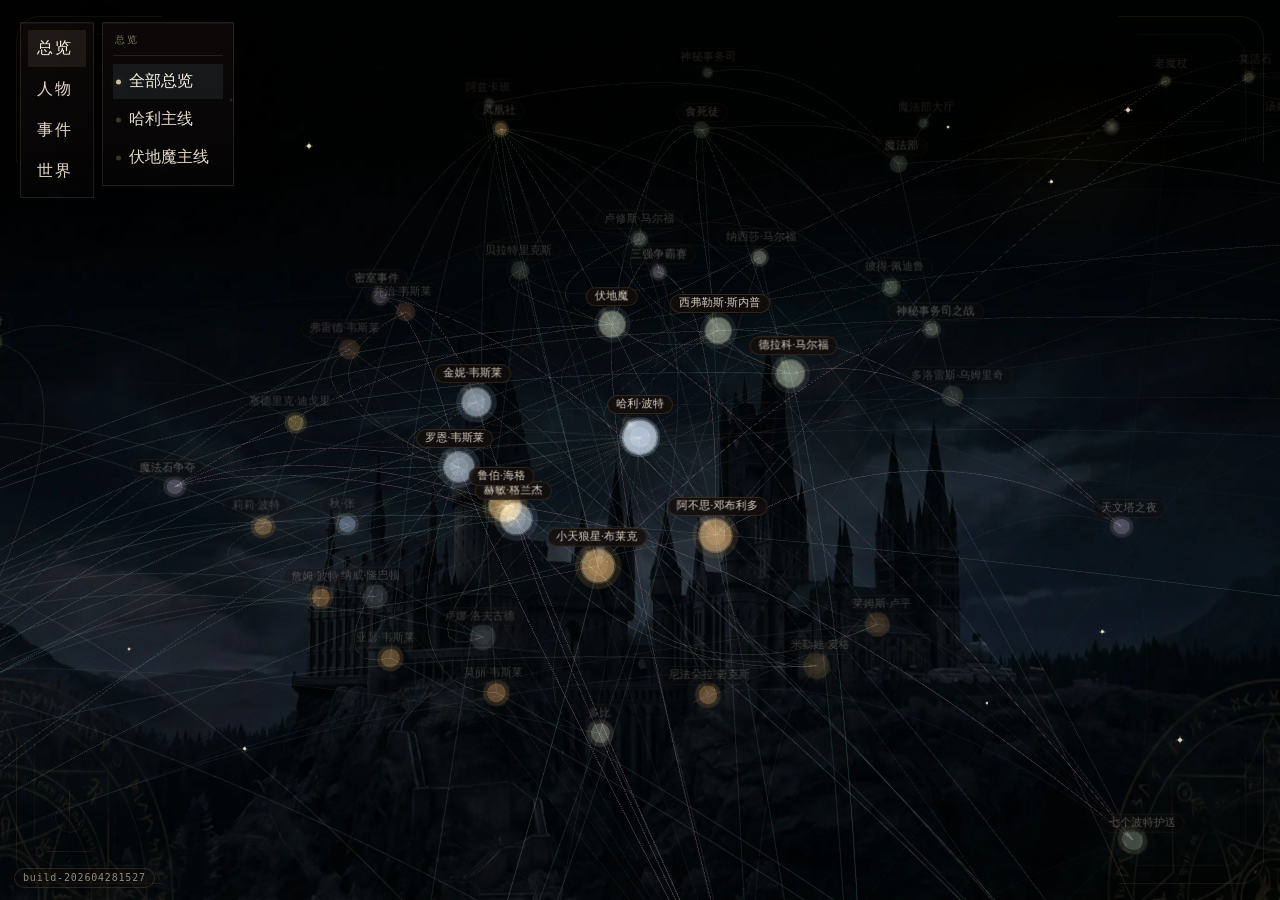
<file: examples/harry-potter/index.html>
<!doctype html>
<html lang="zh-CN">
  <head>
    <meta charset="UTF-8" />
    <meta name="viewport" content="width=device-width, initial-scale=1.0" />
    <title>Harry Potter Relationship Graph</title>
    <link rel="icon" href="data:image/svg+xml,%3Csvg xmlns='http://www.w3.org/2000/svg'/%3E" />
    <link rel="stylesheet" href="./styles.css?v=202604281527" />
  </head>
  <body>
    <main id="graph-root" aria-label="Harry Potter relationship graph"></main>
    <script type="module" src="./app.js?v=202604281527"></script>
  </body>
</html>
</file>
<file: examples/harry-potter/styles.css>
:root {
  color-scheme: dark;
  --bg: #09060a;
  --text: rgba(247, 236, 218, 0.92);
  --muted: rgba(247, 236, 218, 0.34);
}

* {
  box-sizing: border-box;
}

html,
body {
  margin: 0;
  width: 100%;
  height: 100%;
  overflow: hidden;
  background:
    radial-gradient(circle at top, rgba(215, 177, 106, 0.12), transparent 26%),
    radial-gradient(circle at left bottom, rgba(122, 33, 52, 0.1), transparent 24%),
    radial-gradient(circle at right center, rgba(42, 91, 61, 0.08), transparent 24%),
    linear-gradient(180deg, #120d12 0%, #060507 100%);
}

body {
  position: relative;
  font-family: "Baskerville", "Times New Roman", "Songti SC", serif;
}

#graph-root {
  position: relative;
  width: 100%;
  height: 100%;
  cursor: grab;
  isolation: isolate;
  background: #09060a;
}

.graph-bg,
.graph-bg-image,
.graph-bg-overlay {
  position: absolute;
  inset: 0;
  pointer-events: none;
}

.graph-bg {
  z-index: 0;
  overflow: hidden;
}

.graph-bg-image {
  display: none;
}

.graph-bg-overlay {
  background:
    radial-gradient(circle at 50% 38%, rgba(10, 7, 9, 0.08), rgba(5, 4, 6, 0.22) 66%, rgba(3, 3, 4, 0.48) 100%),
    linear-gradient(90deg, rgba(4, 3, 5, 0.38), rgba(8, 6, 8, 0.12) 45%, rgba(4, 3, 5, 0.42));
}

#graph-root:active {
  cursor: grabbing;
}

#graph-root.dragging {
  cursor: grabbing;
}

#graph-root canvas {
  position: relative;
  z-index: 0;
  display: block;
}

.decor-layer {
  position: absolute;
  inset: 0;
  pointer-events: none;
  z-index: 3;
  overflow: hidden;
}

.decor-layer::before,
.decor-layer::after {
  content: "";
  position: absolute;
  border-radius: 999px;
  filter: blur(22px);
  opacity: 0.28;
}

.decor-layer::before {
  top: 6%;
  right: 7%;
  width: 240px;
  height: 240px;
  background: radial-gradient(circle, rgba(215, 177, 106, 0.14) 0%, rgba(215, 177, 106, 0) 72%);
}

.decor-layer::after {
  bottom: 8%;
  left: 5%;
  width: 280px;
  height: 280px;
  background: radial-gradient(circle, rgba(122, 33, 52, 0.14) 0%, rgba(122, 33, 52, 0) 74%);
}

.decor-corner {
  position: absolute;
  width: 146px;
  height: 146px;
  opacity: 0.42;
}

.decor-corner::before,
.decor-corner::after {
  content: "";
  position: absolute;
  border-color: rgba(215, 177, 106, 0.22);
  border-style: solid;
}

.decor-corner::before {
  inset: 0;
}

.decor-corner::after {
  inset: 18px;
  border-color: rgba(247, 236, 218, 0.09);
}

.decor-corner-nw {
  top: 16px;
  left: 16px;
}

.decor-corner-nw::before,
.decor-corner-nw::after {
  border-width: 1px 0 0 1px;
  border-top-left-radius: 24px;
}

.decor-corner-ne {
  top: 16px;
  right: 16px;
}

.decor-corner-ne::before,
.decor-corner-ne::after {
  border-width: 1px 1px 0 0;
  border-top-right-radius: 24px;
}

.decor-corner-sw {
  bottom: 16px;
  left: 16px;
}

.decor-corner-sw::before,
.decor-corner-sw::after {
  border-width: 0 0 1px 1px;
  border-bottom-left-radius: 24px;
}

.decor-corner-se {
  right: 16px;
  bottom: 16px;
}

.decor-corner-se::before,
.decor-corner-se::after {
  border-width: 0 1px 1px 0;
  border-bottom-right-radius: 24px;
}

.decor-sigil {
  position: absolute;
  left: 40px;
  bottom: 48px;
  width: 60px;
  height: 72px;
  opacity: 0.38;
  filter: drop-shadow(0 0 18px rgba(215, 177, 106, 0.14));
}

.decor-sigil-triangle,
.decor-sigil-circle,
.decor-sigil-line {
  position: absolute;
}

.decor-sigil-triangle {
  inset: 8px 6px 0;
  clip-path: polygon(50% 0%, 0% 100%, 100% 100%);
  border: 1px solid rgba(215, 177, 106, 0.22);
  background: linear-gradient(180deg, rgba(215, 177, 106, 0.04), rgba(215, 177, 106, 0));
}

.decor-sigil-circle {
  left: 15px;
  top: 23px;
  width: 30px;
  height: 30px;
  border-radius: 50%;
  border: 1px solid rgba(247, 236, 218, 0.14);
}

.decor-sigil-line {
  left: 29px;
  top: 10px;
  width: 1px;
  height: 50px;
  background: linear-gradient(180deg, rgba(247, 236, 218, 0.22), rgba(247, 236, 218, 0.05));
}

.decor-stars,
.decor-trail {
  position: absolute;
  inset: 0;
}

.decor-star {
  position: absolute;
  border-radius: 999px;
  background: rgba(255, 243, 213, 0.82);
  box-shadow: 0 0 12px rgba(255, 232, 182, 0.22);
  animation: decor-twinkle 4.8s ease-in-out infinite;
}

.decor-star::before,
.decor-star::after {
  content: "";
  position: absolute;
  left: 50%;
  top: 50%;
  transform: translate(-50%, -50%);
  background: rgba(255, 243, 213, 0.46);
}

.decor-star::before {
  width: 1px;
  height: 180%;
}

.decor-star::after {
  width: 180%;
  height: 1px;
}

.decor-star-xs {
  width: 2px;
  height: 2px;
}

.decor-star-sm {
  width: 3px;
  height: 3px;
}

.decor-star-md {
  width: 4px;
  height: 4px;
}

.decor-trail {
  left: auto;
  right: 10%;
  top: 13%;
  width: 220px;
  height: 80px;
  opacity: 0.34;
  transform: rotate(-8deg);
}

.decor-trail::before,
.decor-trail::after {
  content: "";
  position: absolute;
}

.decor-trail::before {
  inset: 22px 0 auto auto;
  width: 180px;
  height: 1px;
  background: linear-gradient(90deg, rgba(215, 177, 106, 0), rgba(215, 177, 106, 0.36), rgba(215, 177, 106, 0));
  box-shadow: 0 0 16px rgba(215, 177, 106, 0.14);
}

.decor-trail::after {
  right: 28px;
  top: 11px;
  width: 18px;
  height: 18px;
  border-radius: 999px;
  background: radial-gradient(circle, rgba(255, 244, 216, 0.9) 0%, rgba(255, 244, 216, 0) 72%);
}

.label-layer {
  position: absolute;
  inset: 0;
  z-index: 4;
  overflow: hidden;
  pointer-events: none;
}


.view-index {
  position: absolute;
  top: 22px;
  left: 20px;
  z-index: 32;
  display: flex;
  gap: 8px;
  align-items: flex-start;
  color: var(--text);
  pointer-events: auto;
  user-select: none;
}

.view-index button {
  display: block;
  width: 100%;
  border: 0;
  color: inherit;
  font: inherit;
  text-align: left;
  cursor: pointer;
}

.view-index-sections,
.view-index-children {
  border: 1px solid rgba(226, 210, 168, 0.12);
  background: linear-gradient(180deg, rgba(18, 12, 11, 0.68), rgba(8, 7, 9, 0.58));
  box-shadow:
    0 18px 46px rgba(0, 0, 0, 0.24),
    inset 0 1px 0 rgba(255, 244, 216, 0.04);
  backdrop-filter: blur(16px);
}

.view-index-sections {
  width: 74px;
  padding: 7px;
}

.view-index-children {
  min-width: 132px;
  padding: 10px;
}

.view-section-button,
.view-child-button {
  position: relative;
  background: transparent;
  border-radius: 0;
  transition:
    background 160ms ease,
    color 160ms ease,
    transform 160ms ease;
}

.view-section-button {
  padding: 8px 9px;
  color: rgba(247, 236, 218, 0.5);
  font-size: 12px;
  letter-spacing: 0.12em;
}

.view-section-button + .view-section-button {
  margin-top: 4px;
}

.view-section-button.active {
  background: rgba(226, 210, 168, 0.09);
  color: rgba(255, 247, 234, 0.96);
}

.view-index-title {
  margin: 0 0 8px;
  padding: 0 2px 8px;
  border-bottom: 1px solid rgba(226, 210, 168, 0.12);
  color: rgba(226, 210, 168, 0.52);
  font-size: 10px;
  letter-spacing: 0.18em;
}

.view-child-button {
  padding: 7px 9px 7px 16px;
  color: rgba(247, 236, 218, 0.56);
  font-size: 12px;
  line-height: 1.2;
}

.view-child-button::before {
  content: "";
  position: absolute;
  top: 50%;
  left: 3px;
  width: 5px;
  height: 5px;
  border-radius: 999px;
  background: rgba(226, 210, 168, 0.24);
  transform: translateY(-50%);
  transition:
    background 160ms ease,
    box-shadow 160ms ease;
}

.view-child-button + .view-child-button {
  margin-top: 3px;
}

.view-section-button:hover,
.view-child-button:hover {
  color: rgba(255, 247, 234, 0.9);
  background: rgba(255, 244, 216, 0.055);
}

.view-child-button.active {
  color: rgba(255, 247, 234, 0.96);
  background: rgba(114, 149, 160, 0.12);
}

.view-child-button.active::before {
  background: rgba(226, 210, 168, 0.9);
  box-shadow: 0 0 12px rgba(226, 210, 168, 0.32);
}

.info-card {
  position: absolute;
  top: 20px;
  right: 20px;
  width: min(340px, calc(100vw - 40px));
  padding: 16px 16px 14px;
  max-height: calc(100vh - 40px);
  overflow-y: auto;
  overscroll-behavior: contain;
  border-radius: 0;
  background:
    linear-gradient(180deg, rgba(28, 18, 15, 0.9) 0%, rgba(14, 11, 12, 0.88) 100%);
  border: 1px solid rgba(215, 177, 106, 0.18);
  box-shadow:
    0 24px 64px rgba(0, 0, 0, 0.28),
    inset 0 1px 0 rgba(255, 244, 216, 0.04);
  backdrop-filter: blur(18px);
  color: var(--text);
  pointer-events: auto;
  z-index: 40;
  transition:
    opacity 220ms ease,
    transform 220ms ease;
  scrollbar-width: thin;
  scrollbar-color: rgba(215, 177, 106, 0.34) rgba(255, 244, 216, 0.04);
}

.info-card.hidden {
  opacity: 0;
  transform: translateY(-8px);
  pointer-events: none;
}

.info-card-header {
  display: flex;
  align-items: flex-start;
  justify-content: space-between;
  gap: 12px;
}

.info-card-media {
  flex: 0 0 88px;
  width: 88px;
  height: 112px;
  overflow: hidden;
  border-radius: 0;
  background: rgba(255, 244, 216, 0.06);
  border: 1px solid rgba(255, 244, 216, 0.1);
  box-shadow: inset 0 1px 0 rgba(255, 255, 255, 0.04);
}

.info-card-image {
  display: block;
  width: 100%;
  height: 100%;
  object-fit: cover;
  object-position: top center;
}

.info-card-title-block {
  min-width: 0;
  flex: 1 1 auto;
}

.info-card-title {
  margin: 0;
  font-size: 22px;
  line-height: 1.05;
  font-weight: 600;
  color: #fff7ea;
}

.info-card-subtitle,
.info-chip-list {
  display: flex;
  flex-wrap: wrap;
  gap: 8px;
}

.info-card-subtitle {
  margin-top: 10px;
}

.info-description {
  margin: 12px 0 0;
  padding: 10px 0 0;
  border-top: 1px solid rgba(255, 244, 216, 0.07);
  color: rgba(247, 236, 218, 0.78);
  font-size: 12px;
  line-height: 1.55;
  letter-spacing: 0.01em;
}

.info-chip {
  padding: 4px 9px;
  border-radius: 999px;
  background: rgba(246, 225, 184, 0.08);
  border: 1px solid rgba(246, 225, 184, 0.12);
  color: rgba(247, 236, 218, 0.88);
  font-size: 11px;
  line-height: 1;
  letter-spacing: 0.03em;
}

.info-section {
  margin-top: 13px;
}

.info-section-title {
  margin-bottom: 9px;
  font-size: 11px;
  color: rgba(247, 236, 218, 0.52);
  letter-spacing: 0.08em;
  text-transform: uppercase;
}

.info-list {
  margin: 0;
  padding: 0;
  list-style: none;
}

.info-list-item {
  padding: 6px 0;
  border-top: 1px solid rgba(255, 244, 216, 0.06);
  font-size: 12px;
  line-height: 1.4;
  color: rgba(247, 236, 218, 0.84);
}

.info-relation-title {
  color: rgba(255, 247, 234, 0.9);
  font-size: 12px;
  line-height: 1.35;
}

.info-relation-meta {
  margin-top: 3px;
  color: rgba(247, 236, 218, 0.42);
  font-size: 11px;
  letter-spacing: 0.03em;
}

.info-perspectives {
  margin-top: 5px;
  padding-left: 10px;
  border-left: 1px solid rgba(215, 177, 106, 0.18);
}

.info-perspective {
  display: grid;
  gap: 2px;
  padding: 3px 0;
  color: rgba(247, 236, 218, 0.72);
  font-size: 11px;
  line-height: 1.42;
}

.info-perspective-from {
  color: rgba(226, 210, 168, 0.62);
  font-size: 11px;
}

.info-list-item:first-child {
  border-top: 0;
}

.info-list-item.muted {
  color: rgba(247, 236, 218, 0.42);
}

.node-label,
.edge-label {
  white-space: nowrap;
  transform: translate(-50%, -50%);
  letter-spacing: 0.02em;
  text-rendering: geometricPrecision;
}

.node-label {
  padding: 3px 8px;
  border-radius: 999px;
  background: rgba(20, 14, 12, 0.78);
  border: 1px solid rgba(215, 177, 106, 0.18);
  color: var(--text);
  font-size: 11px;
  line-height: 1;
  backdrop-filter: blur(10px);
  transition:
    opacity 180ms ease,
    transform 180ms ease,
    color 180ms ease,
    border-color 180ms ease;
}

.node-label.dimmed {
  opacity: 0.22;
}

.node-label.active {
  color: #fffaf0;
  border-color: rgba(215, 177, 106, 0.5);
  transform: translate(-50%, -50%) scale(1.04);
}

.edge-label {
  padding: 3px 7px;
  border-radius: 999px;
  background: rgba(15, 10, 9, 0.76);
  color: rgba(247, 236, 218, 0.72);
  font-size: 10px;
  line-height: 1;
  opacity: 0;
  transition: opacity 180ms ease;
}

.edge-label.visible {
  opacity: 1;
}

.edge-label.focus-visible {
  background: rgba(24, 16, 12, 0.86);
  border: 1px solid color-mix(in srgb, var(--edge-accent, #d7b16a) 42%, transparent);
  color: color-mix(in srgb, var(--edge-accent, #fff4d8) 72%, #fff4d8);
  box-shadow: 0 0 14px color-mix(in srgb, var(--edge-accent, #d7b16a) 22%, transparent);
}

@media (max-width: 720px) {
  .view-index {
    top: 12px;
    left: 12px;
    right: 12px;
    gap: 6px;
  }

  .view-index-sections {
    width: 62px;
    padding: 6px;
  }

  .view-index-children {
    min-width: 0;
    flex: 1 1 auto;
    padding: 8px;
  }

  .view-section-button,
  .view-child-button {
    font-size: 11px;
  }
}

@media (prefers-reduced-motion: reduce) {
  *,
  *::before,
  *::after {
    transition-duration: 0.01ms !important;
    animation-duration: 0.01ms !important;
    animation-iteration-count: 1 !important;
  }
}


@keyframes decor-twinkle {
  0%,
  100% {
    opacity: 0.32;
    transform: scale(0.9);
  }

  35% {
    opacity: 0.88;
    transform: scale(1.18);
  }

  65% {
    opacity: 0.46;
    transform: scale(1);
  }
}

@media (max-width: 900px) {
  .decor-corner {
    width: 104px;
    height: 104px;
  }

  .decor-corner::after {
    inset: 14px;
  }

  .decor-sigil {
    left: 18px;
    bottom: 72px;
    transform: scale(0.86);
    transform-origin: left bottom;
  }

  .decor-trail {
    right: 2%;
    top: 9%;
    width: 128px;
    opacity: 0.22;
  }

  .info-card {
    top: auto;
    right: 12px;
    bottom: 36px;
    left: 12px;
    width: auto;
  }
}
</file>
